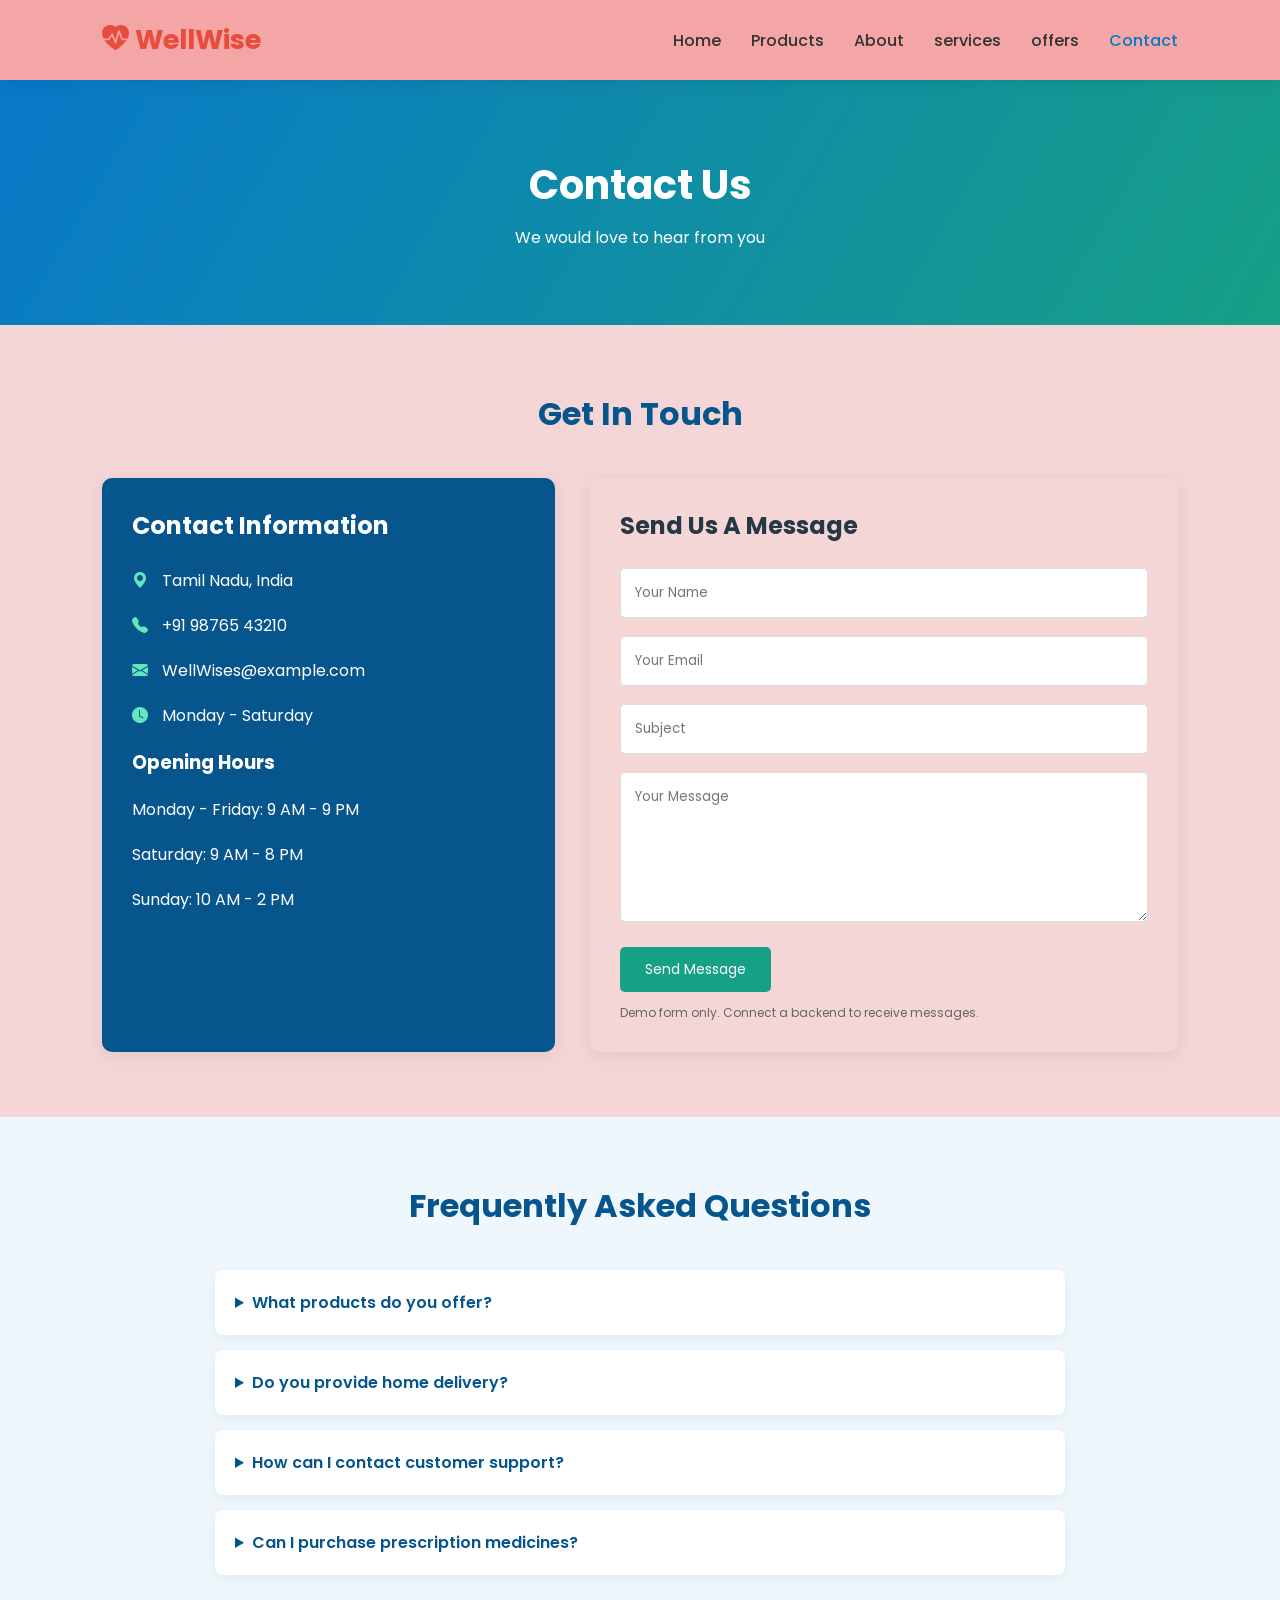
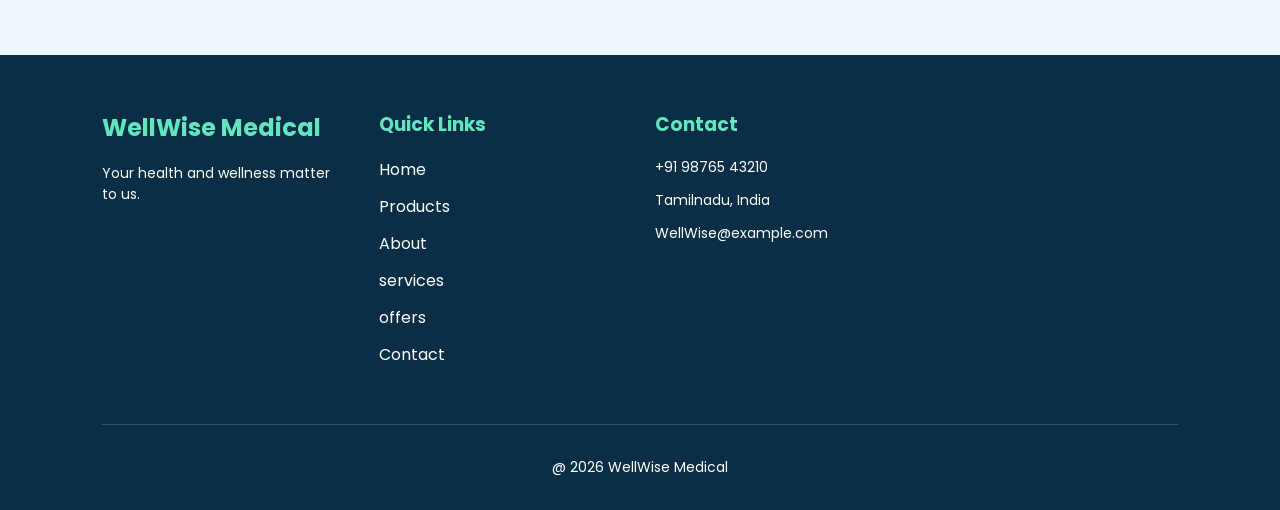
<file: contact.html>
<!DOCTYPE html>
<html lang="en">
<head>
    <meta charset="UTF-8">
    <meta name="viewport" content="width=device-width, initial-scale=1.0">
    <title>Contact Us - WellWise</title>
    <link rel="stylesheet" href="style.css">
    <link rel="stylesheet" href="https://cdn.jsdelivr.net/npm/bootstrap-icons@1.11.3/font/bootstrap-icons.min.css">
    <link rel="stylesheet" href="https://unpkg.com/aos@2.3.4/dist/aos.css">
</head>
<body>

<header>
    <nav class="navbar">
        <h2><i class="bi bi-heart-pulse-fill"></i> WellWise</h2>
        <ul>
            <li><a href="index.html">Home</a></li>
            <li><a href="products.html">Products</a></li>
            <li><a href="about.html">About</a></li>
            <li><a href="services.html">services</a></li>
            <li><a href="offers.html">offers</a></li>
            <li><a class="active" href="contact.html">Contact</a></li>
        </ul>
    </nav>
</header>

<section class="page-banner">
    <h1>Contact Us</h1>
    <p>We would love to hear from you</p>
</section>

<section class="section">
    <h2 class="section-title">Get In Touch</h2>

    <div class="contact-container">

        <div class="contact-info" data-aos="fade-right">
            <h2>Contact Information</h2>

            <p><i class="bi bi-geo-alt-fill"></i>  Tamil Nadu, India</p>
            <p><i class="bi bi-telephone-fill"></i> +91 98765 43210</p>
            <p><i class="bi bi-envelope-fill"></i> WellWises@example.com</p>
            <p><i class="bi bi-clock-fill"></i> Monday - Saturday</p>

            <h3>Opening Hours</h3>
            <p>Monday - Friday: 9 AM - 9 PM</p>
            <p>Saturday: 9 AM - 8 PM</p>
            <p>Sunday: 10 AM - 2 PM</p>
        </div>

        <div class="contact-form" data-aos="fade-left">
            <h2>Send Us A Message</h2>

            <form action="#" method="post">
                <input type="text" placeholder="Your Name" required>

                <input type="email" placeholder="Your Email" required>

                <input type="text" placeholder="Subject">

                <textarea placeholder="Your Message" rows="6" required></textarea>

                <button type="submit" class="btn">Send Message</button>
            </form>
            <p class="form-note">Demo form only. Connect a backend to receive messages.</p>
        </div>

    </div>
</section>

<section class="section light">
    <h2 class="section-title">Frequently Asked Questions</h2>

    <div class="faq">
        <details>
            <summary>What products do you offer?</summary>
            <p>Our demo displays healthcare essentials, first-aid supplies, personal care and health devices.</p>
        </details>

        <details>
            <summary>Do you provide home delivery?</summary>
            <p>Home delivery information can be provided by the store.</p>
        </details>

        <details>
            <summary>How can I contact customer support?</summary>
            <p>You can use the contact information displayed on this page.</p>
        </details>

        <details>
            <summary>Can I purchase prescription medicines?</summary>
            <p>This educational demo does not sell prescription medicines. Real pharmacy sales require appropriate legal and professional checks.</p>
        </details>
    </div>
</section>

<footer class="footer">
    <div>
        <h2>WellWise Medical</h2>
        <p>Your health and wellness matter to us.</p>
    </div>
    <div>
        <h3>Quick Links</h3>
        <a href="index.html">Home</a>
        <a href="products.html">Products</a>
        <a href="about.html">About</a>
        <a href="services.html">services</a>
        <a href="offers.html">offers</a>
        <a href="contact.html">Contact</a>
    </div>
    <div>
        <h3>Contact</h3>
        <p>+91 98765 43210</p>
        <p>Tamilnadu, India</p>
        <p>WellWise@example.com</p>
    </div>
    <div class="copyright">
        <p>@ 2026 WellWise Medical</p>
    </div>
</footer>

<script src="https://unpkg.com/aos@2.3.4/dist/aos.js"></script>
<script>AOS.init({duration:1000, once:true});</script>

</body>
</html>
</file>
<file: style.css>
@import url('https://fonts.googleapis.com/css2?family=Poppins:wght@300;400;500;600;700;800&display=swap');

* {
    margin: 0;
    padding: 0;
    box-sizing: border-box;
    font-family: 'Poppins', sans-serif;
}

html {
    scroll-behavior: smooth;
}

body {
    background: #f4d6d6;
    color: #263746;
}

:root {
    --blue: #0879c9;
    --dark: #07558d;
    --green: #16a085;
    --light: #eef8fc;
}

/* NAVBAR */

.navbar {
    display: flex;
    justify-content: space-between;
    align-items: center;
    padding: 20px 8%;
    background: rgb(244, 165, 165);
    box-shadow: 0 3px 15px rgba(0,0,0,0.08);
    position: sticky;
    top: 0;
    z-index: 100;
}

.navbar h2 {
    color: #e74c3c;
    font-size: 27px;
}

.navbar ul {
    display: flex;
    list-style: none;
    gap: 30px;
}

.navbar a {
    text-decoration: none;
    color: #333;
    font-weight: 500;
    transition: .3s;
}

.navbar a:hover,
.navbar a.active {
    color: var(--blue);
}

/* HERO CAROUSEL */

.carousel {
    height: 550px;
    overflow: hidden;
    position: relative;
}

.slides {
    display: flex;
    width: 300%;
    height: 100%;
    animation: autoslide 15s infinite;
}

.slide {
    width: 33.3333%;
    height: 100%;
    display: flex;
    align-items: center;
    padding: 8%;
    background-size: cover;
    background-position: center;
    position: relative;
}

.slide::before {
    content: "";
    position: absolute;
    inset: 0;
    background: linear-gradient(90deg,
        rgba(0,45,75,.8),
        rgba(0,45,75,.15));
}

.slide1 {
    background-image: url('https://images.unsplash.com/photo-1576091160399-112ba8d25d1d?w=1600');
}

.slide2 {
    background-image: url('https://images.unsplash.com/photo-1576602976047-174e57a47881?w=1600');
}

.slide3 {
    background-image: url('https://images.unsplash.com/photo-1584982751601-97dcc096659c?w=1600');
}

.hero-content {
    position: relative;
    z-index: 2;
    color: white;
    max-width: 600px;
}

.hero-content h1 {
    font-size: 48px;
    margin-bottom: 15px;
}

.hero-content p {
    font-size: 17px;
    margin-bottom: 25px;
}

@keyframes autoslide {
    0%, 28% { transform: translateX(0); }
    33%, 61% { transform: translateX(-33.3333%); }
    66%, 94% { transform: translateX(-66.6666%); }
    100% { transform: translateX(0); }
}

/* BUTTON */

.btn {
    display: inline-block;
    background: var(--green);
    color: white;
    border: none;
    padding: 12px 25px;
    text-decoration: none;
    border-radius: 5px;
    cursor: pointer;
    transition: .3s;
    font-size: 14px;
}

.btn:hover {
    background: var(--dark);
    transform: translateY(-4px);
}

/* FEATURES */

.features {
    display: grid;
    grid-template-columns: repeat(4, 1fr);
    gap: 20px;
    padding: 55px 8%;
}

.feature {
    text-align: center;
    padding: 30px 15px;
    background: rgb(236, 240, 190);
    border-radius: 10px;
    box-shadow: 0 4px 20px rgba(0,0,0,.07);
    transition: .3s;
}

.feature:hover {
    transform: translateY(-10px);
}

.feature i {
    font-size: 40px;
    color: var(--green);
}

.feature h3 {
    margin: 12px 0;
}

/* COMMON SECTIONS */

.section {
    padding: 65px 8%;
}

.light {
    background: var(--light);
}

.section-title {
    text-align: center;
    font-size: 32px;
    color: var(--dark);
    margin-bottom: 40px;
}

/* CATEGORY GRID */

.category-grid {
    display: grid;
    grid-template-columns: repeat(3, 1fr);
    gap: 25px;
}

.category-card {
    padding: 35px 20px;
    text-align: center;
    background: white;
    border-radius: 10px;
    box-shadow: 0 4px 15px rgba(0,0,0,.06);
    transition: .3s;
}

.category-card:hover {
    background: #16a085;
    color: white;
    transform: translateY(-8px);
}

.category-card i {
    font-size: 40px;
    color: var(--green);
}

.category-card:hover i {
    color: white;
}

.category-card h3 {
    margin-top: 15px;
}

/* PRODUCT CARDS */

.product-grid {
    display: grid;
    grid-template-columns: repeat(3, 1fr);
    gap: 25px;
}

.product-card {
    background: white;
    padding: 18px;
    border-radius: 12px;
    text-align: center;
    box-shadow: 0 5px 20px rgba(0,0,0,.07);
    transition: .3s;
}

.product-card:hover {
    transform: translateY(-8px);
    box-shadow: 0 10px 25px rgba(0,0,0,.12);
}

.product-card img {
    width: 100%;
    height: 210px;
    object-fit: cover;
    border-radius: 8px;
}

.product-card h3 {
    margin: 15px 0 8px;
}

.product-card p {
    color: var(--green);
    font-size: 20px;
    font-weight: 600;
    margin-bottom: 15px;
}

/* ABOUT BANNER */

.about-banner {
    text-align: center;
    padding: 70px 20px;
    background: linear-gradient(120deg, #0879c9, #16a085);
    color: white;
}

.about-banner h2 {
    font-size: 35px;
    margin-bottom: 15px;
}

.about-banner p {
    margin-bottom: 20px;
}

/* REVIEWS */

.review-grid {
    display: grid;
    grid-template-columns: repeat(3, 1fr);
    gap: 25px;
}

.review {
    padding: 30px;
    background: var(--light);
    border-radius: 10px;
    text-align: center;
}

.review i {
    font-size: 30px;
    color: var(--green);
}

.review p {
    margin: 15px 0;
}

/* INNER PAGE BANNER */

.page-banner {
    background: linear-gradient(120deg, #0879c9, #16a085);
    text-align: center;
    padding: 75px 20px;
    color: white;
}

.page-banner h1 {
    font-size: 40px;
    margin-bottom: 10px;
}

/* ABOUT PAGE */

.about-section {
    padding: 70px 8%;
    display: grid;
    grid-template-columns: 1fr 1fr;
    gap: 50px;
    align-items: center;
}

.about-image img {
    width: 100%;
    border-radius: 15px;
}

.about-text h2 {
    font-size: 32px;
    color: var(--dark);
    margin-bottom: 20px;
}

.about-text p {
    margin-bottom: 20px;
    line-height: 1.8;
}

/* CONTACT PAGE */

.contact-container {
    display: grid;
    grid-template-columns: 1fr 1.3fr;
    gap: 35px;
}

.contact-info,
.contact-form {
    padding: 30px;
    border-radius: 10px;
    box-shadow: 0 4px 20px rgba(0,0,0,.08);
}

.contact-info {
    background: var(--dark);
    color: white;
}

.contact-info h2,
.contact-form h2 {
    margin-bottom: 25px;
}

.contact-info p {
    margin: 20px 0;
}

.contact-info i {
    color: #63e6be;
    margin-right: 10px;
}

.contact-form input,
.contact-form textarea {
    width: 100%;
    padding: 14px;
    margin-bottom: 18px;
    border: 1px solid #ddd;
    border-radius: 5px;
    outline: none;
}

.contact-form input:focus,
.contact-form textarea:focus {
    border-color: var(--blue);
}

.form-note {
    margin-top: 12px;
    font-size: 12px;
    color: #666;
}

/* FAQ */

.faq {
    max-width: 850px;
    margin: auto;
}

.faq details {
    padding: 20px;
    margin-bottom: 15px;
    background: white;
    border-radius: 8px;
    box-shadow: 0 3px 12px rgba(0,0,0,.06);
}

.faq summary {
    cursor: pointer;
    font-weight: 600;
    color: var(--dark);
}

.faq p {
    padding-top: 15px;
}

/* NOTICE */

.notice {
    margin: 30px 8%;
    padding: 25px;
    border-left: 5px solid var(--green);
    background: var(--light);
    line-height: 1.8;
}

/* FOOTER */

.footer {
    background: #092e46;
    color: white;
    padding: 55px 8% 20px;
    display: grid;
    grid-template-columns: repeat(4, 1fr);
    gap: 30px;
}

.footer h2,
.footer h3 {
    margin-bottom: 18px;
    color: #63e6be;
}

.footer p {
    margin: 12px 0;
    font-size: 14px;
}

.footer a {
    display: block;
    color: white;
    text-decoration: none;
    margin: 12px 0;
    transition: .3s;
}

.footer a:hover {
    color: #63e6be;
    padding-left: 5px;
}

.copyright {
    grid-column: 1 / -1;
    text-align: center;
    border-top: 1px solid #ffffff30;
    padding-top: 20px;
    margin-top: 15px;
}

/* RESPONSIVE DESIGN */

@media(max-width: 900px) {

    .features {
        grid-template-columns: repeat(2, 1fr);
    }

    .product-grid,
    .category-grid {
        grid-template-columns: repeat(2, 1fr);
    }

    .footer {
        grid-template-columns: repeat(2, 1fr);
    }

    .hero-content h1 {
        font-size: 36px;
    }
}

@media(max-width: 600px) {

    .navbar {
        flex-direction: column;
        gap: 15px;
        padding: 18px 10px;
    }

    .navbar ul {
        gap: 13px;
        flex-wrap: wrap;
        justify-content: center;
        font-size: 13px;
    }

    .carousel {
        height: 420px;
    }

    .hero-content h1 {
        font-size: 30px;
    }

    .features,
    .product-grid,
    .category-grid,
    .review-grid,
    .about-section,
    .contact-container,
    .footer {
        grid-template-columns: 1fr;
    }

    .section {
        padding: 45px 5%;
    }

    .section-title {
        font-size: 26px;
    }

    .page-banner h1 {
        font-size: 30px;
    }

    .about-banner h2 {
        font-size: 27px;
    }

    .copyright {
        grid-column: auto;
    }
}

/* ACCESSIBILITY: REDUCED MOTION */

@media(prefers-reduced-motion: reduce) {
    *,
    *::before,
    *::after {
        scroll-behavior: auto !important;
        animation-duration: 0.01ms !important;
        transition-duration: 0.01ms !important;
    }
}

/* OFFERS PAGE */

.offer-card {
    background: white;
    padding: 18px;
    border-radius: 12px;
    text-align: center;
    position: relative;
    overflow: hidden;
    box-shadow: 0 5px 20px rgba(0,0,0,.08);
    transition: .4s;
}

.offer-card:hover {
    transform: translateY(-10px);
    box-shadow: 0 12px 30px rgba(0,0,0,.15);
}

.offer-card img {
    width: 100%;
    height: 210px;
    object-fit: cover;
    border-radius: 8px;
}

.offer-card h3 {
    margin: 15px 0;
}

.offer-tag {
    position: absolute;
    top: 28px;
    left: 28px;
    background: #e74c3c;
    color: white;
    padding: 8px 14px;
    border-radius: 5px;
    font-size: 12px;
    font-weight: 600;
    z-index: 2;
}

.old-price {
    text-decoration: line-through;
    color: #999;
    font-size: 15px;
}

.new-price {
    color: #16a085;
    font-size: 24px;
    font-weight: 700;
    margin: 8px 0 15px;
}

/* MOBILE OFFERS */

@media(max-width: 600px) {
    .offer-card img {
        height: 180px;
    }

    .offer-tag {
        font-size: 11px;
    }
}
</file>
